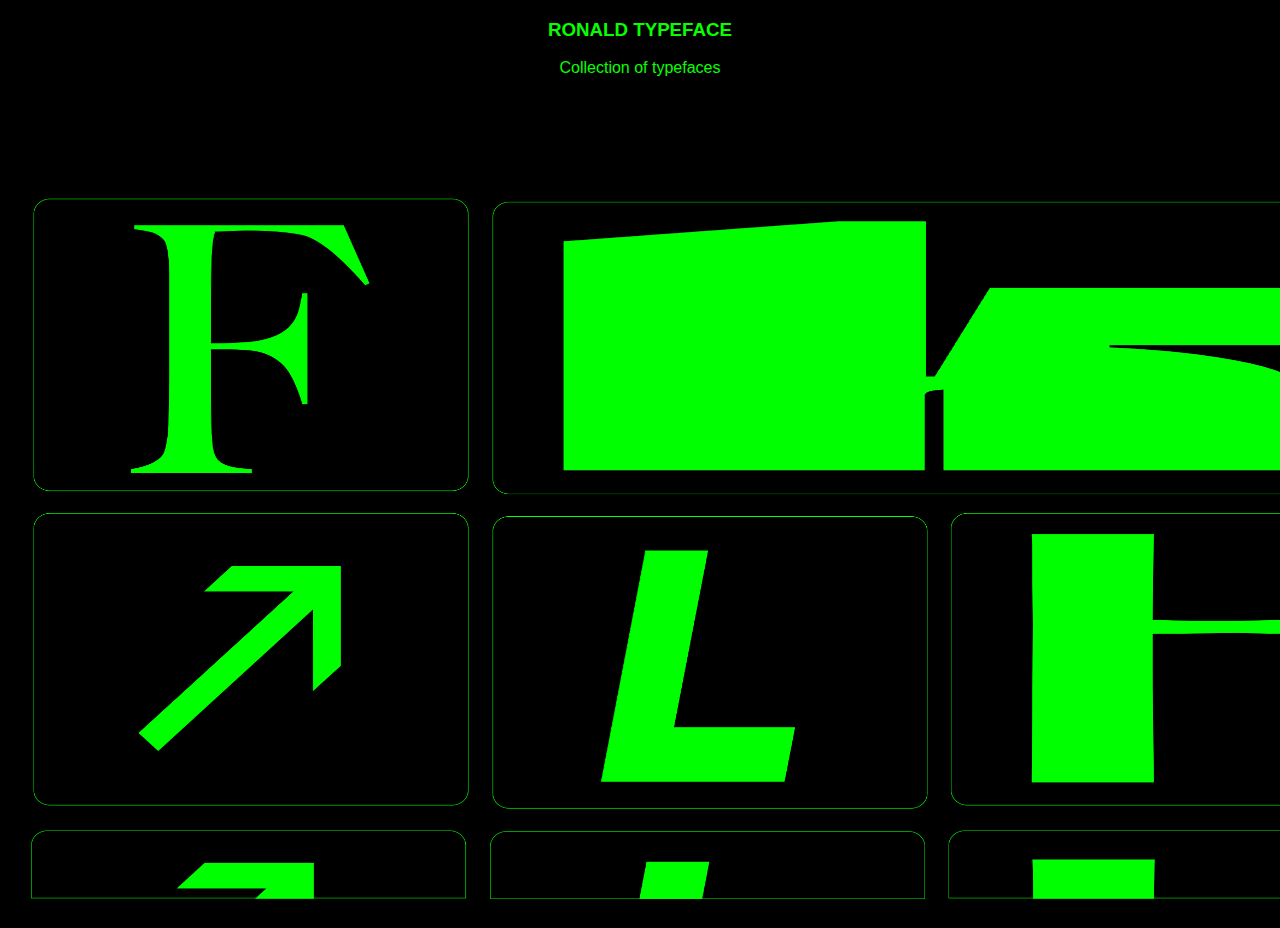
<file: index.html>
<!DOCTYPE html>
<html lang="en">
    <head>
     <meta charset="UTF-8" />
     <title>Ron's website</title>
     <link rel="stylesheet" href="style.css" />
 </head>
 <body>
    <h3>RONALD TYPEFACE</h3>
    <p style="font-size: 14px"></p>
    <p>Collection of typefaces</p>
    <h1><style type='text/css'>
        h3 {text-align: center;}
         p {text-align: center;}
          body{
         color:rgb(9, 255, 0);
         background-color: rgb(0, 0, 0)}
        </style><h1>
    <picture>
        <img src="typeface_layout.png" height="800" width="1400" alt="TYPEFACE">
      </picture>
 </body>
</html
</file>
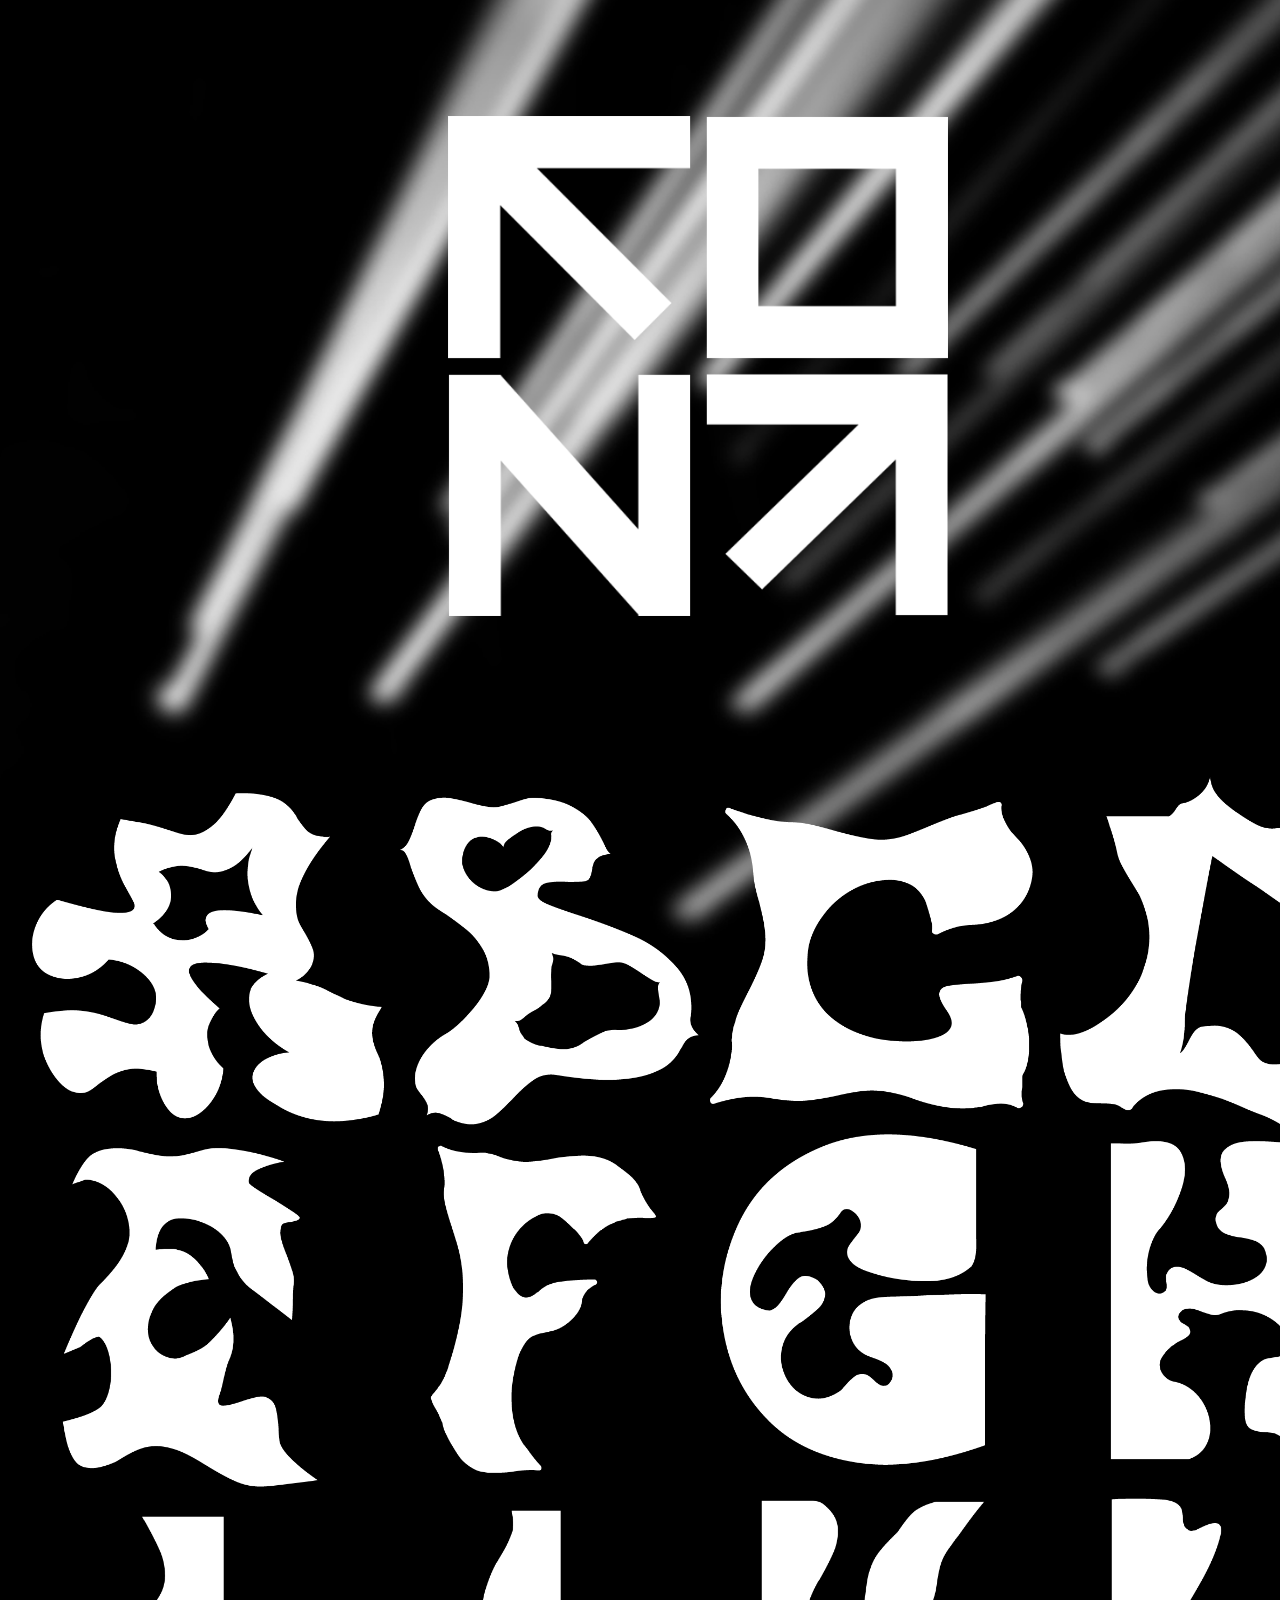
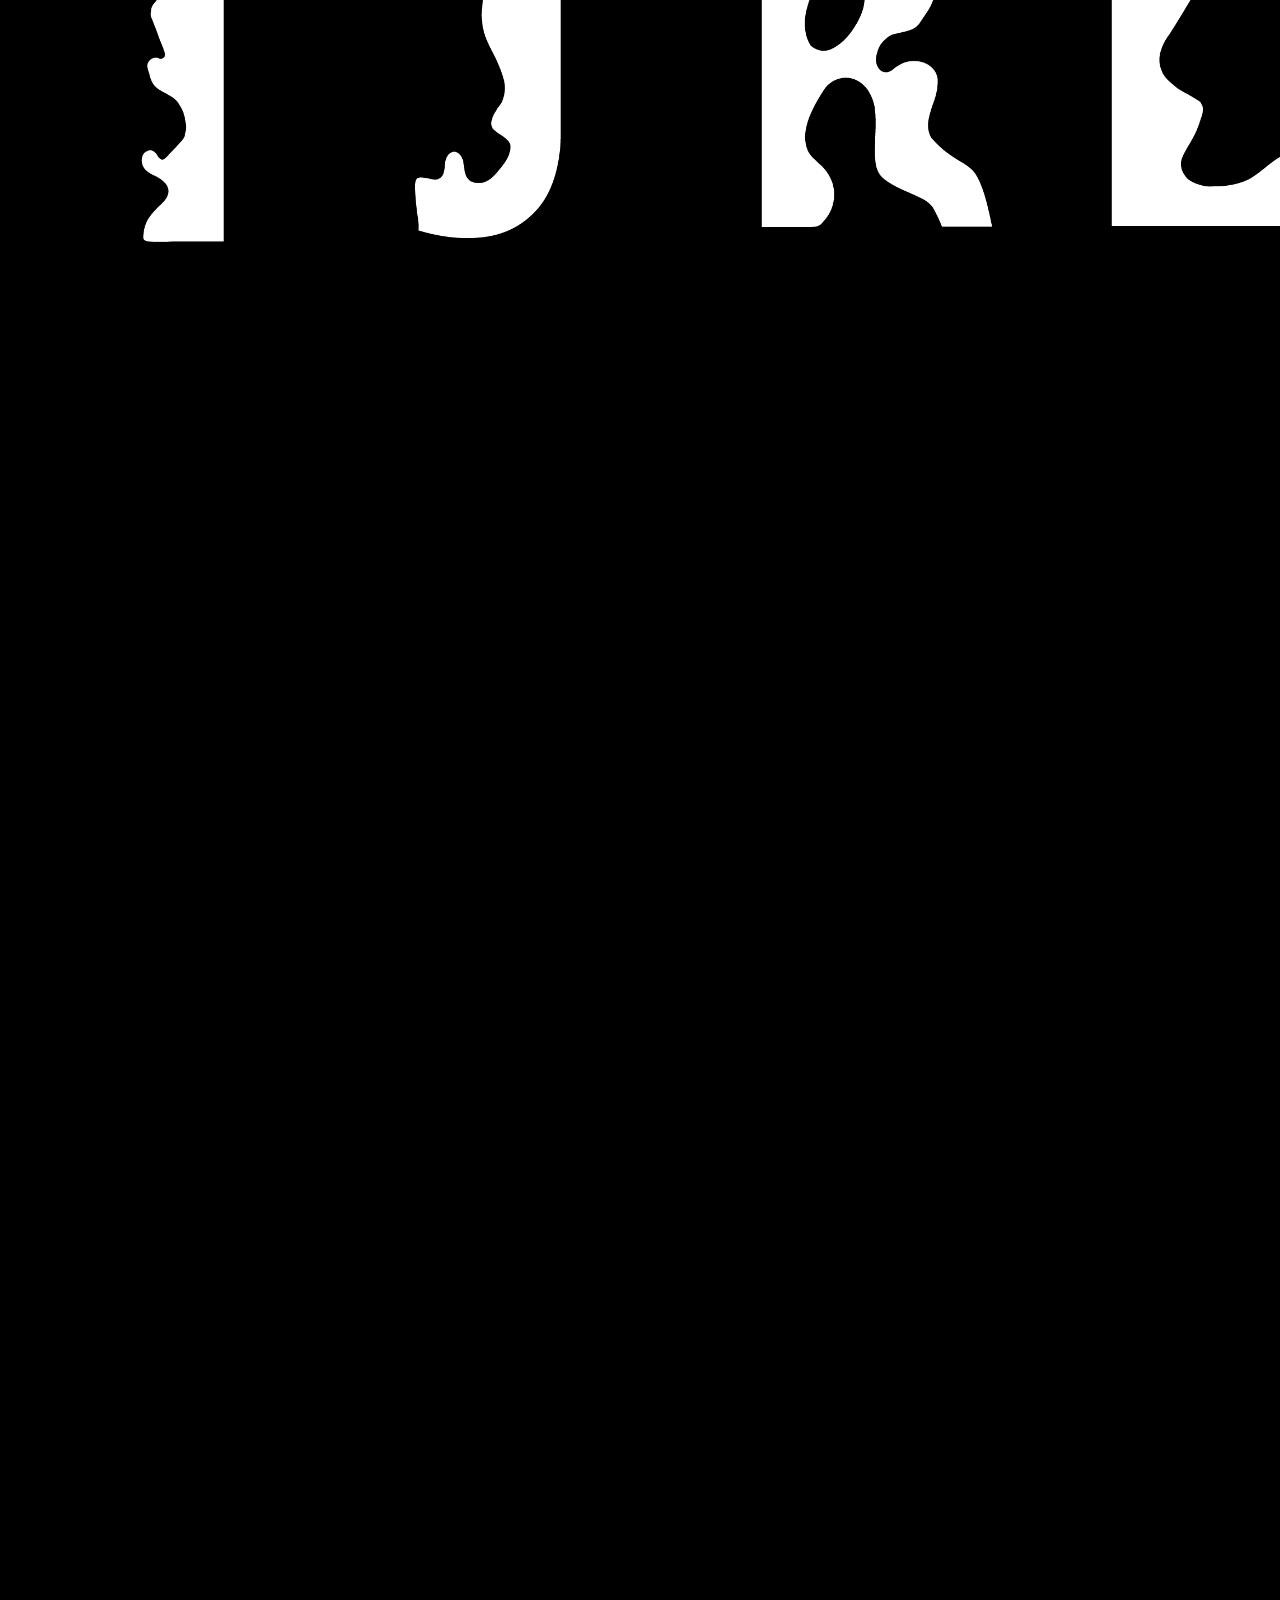
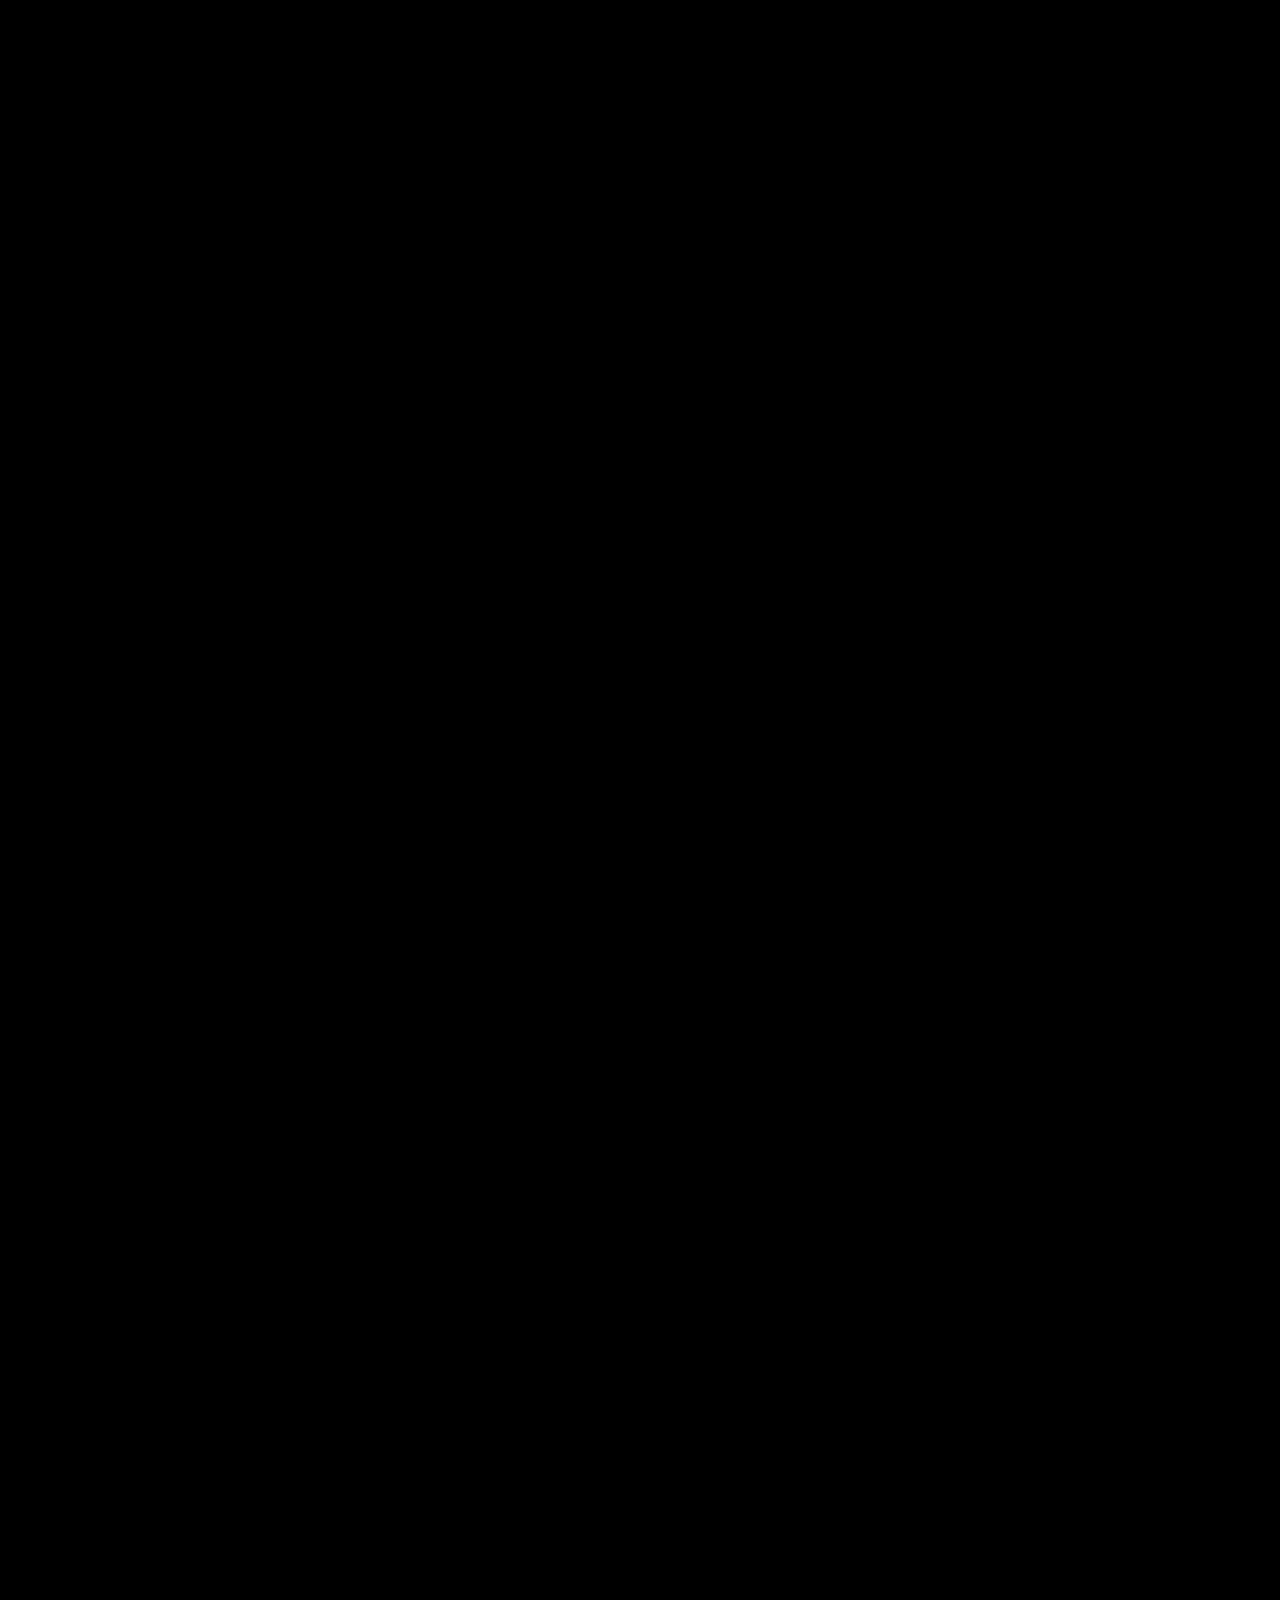
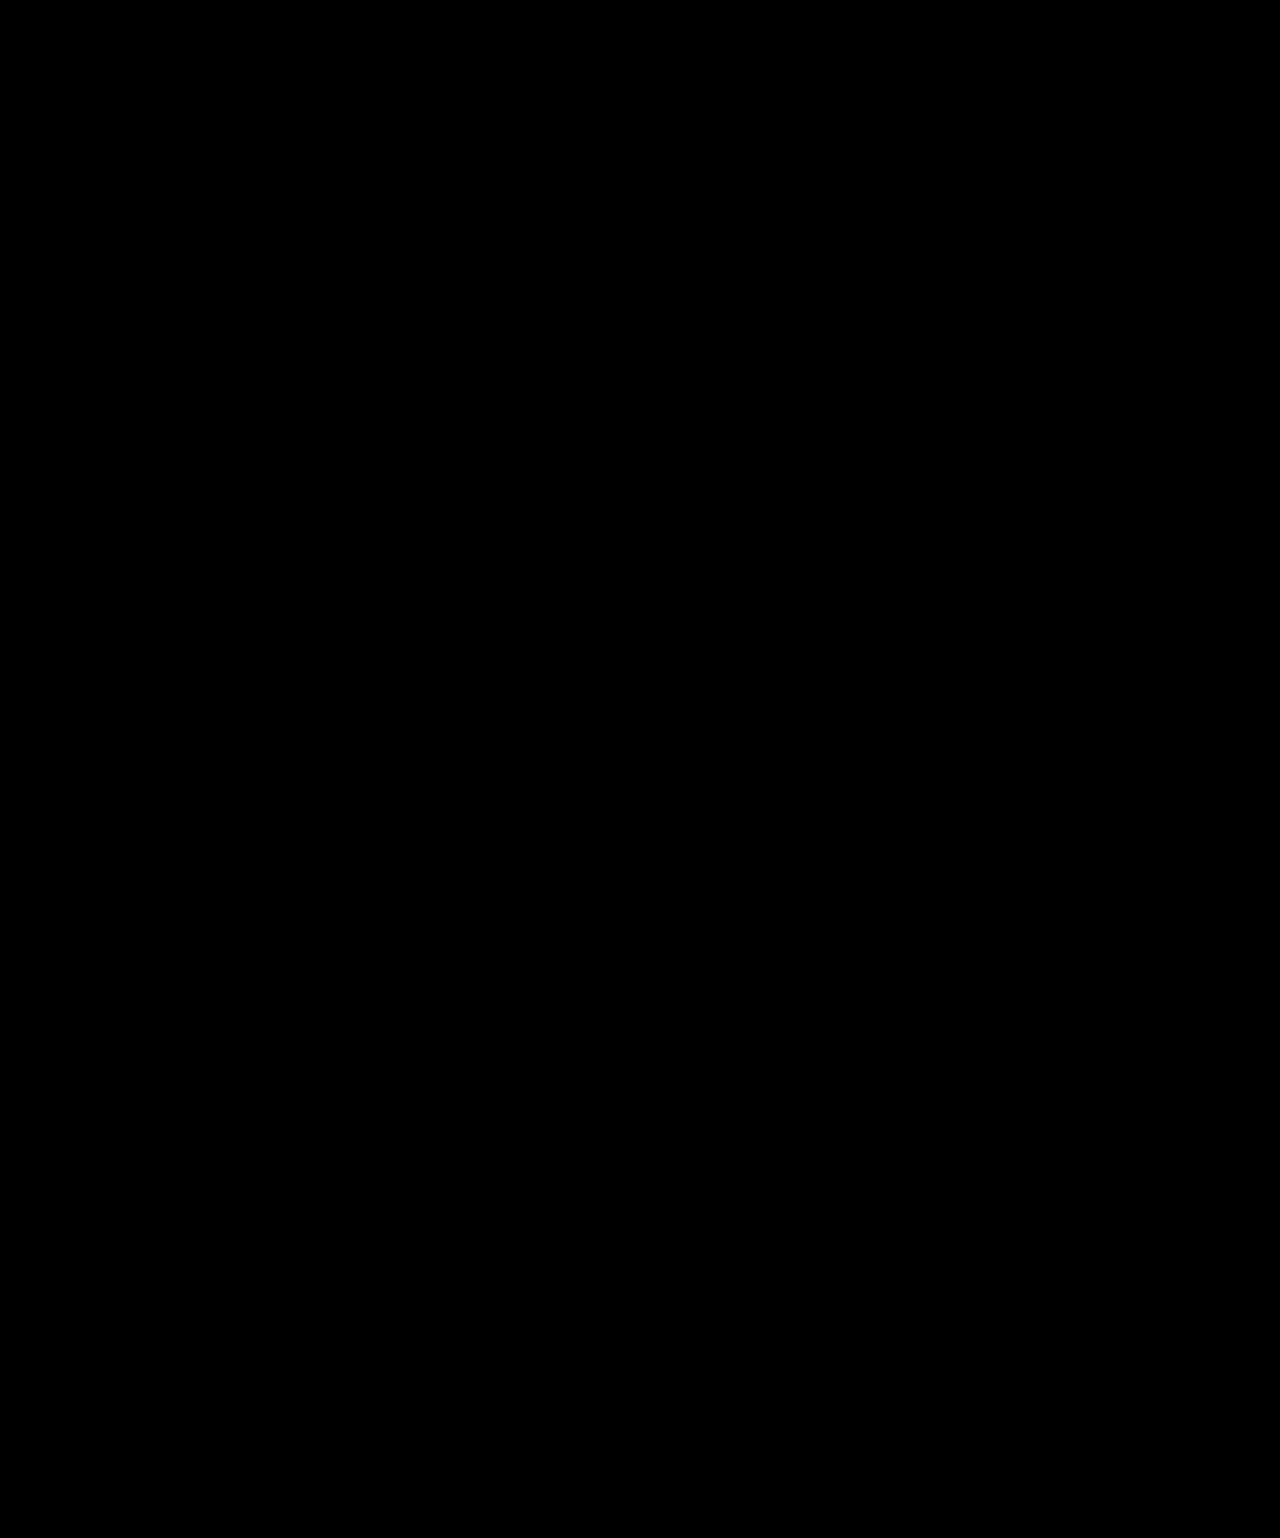
<file: First/index.html>
<!DOCTYPE html>
<html lang="en">
<head>
<meta name="viewport" content="width=device-width, initial-scale=1">
<title>Ron's website</title>
<link rel="stylesheet" href="style.css" />
<link rel="icon" type="image/x-icon" href="ronz.ico" class="reverse">
</head>
</body>
<style>
img {
    display: block;
    margin-left: auto;
    margin-right: auto;
}
</style>
<a class="hover01" href="#firstrow">
    <div>
        <figure class="center"><img src="ronz.png" alt="ronz" style="width: 500px;" ></figure>
    </div>
</a>

<div  class="row">
    <div class="column">
      <div class="content">
        <img src="a_taht.png" alt="A" style="width: 100%" id="firstrow">
      </div>
    </div>

    <div class="row">
        <div class="column">
          <div class="content2">
            <img src="b_taht.png" alt="B" style="width: 100%">
          </div>
        </div>

        <div class="row">
            <div class="column">
              <div class="content3">
                <img src="c_taht.png" alt="C" style="width: 100%">
              </div>
            </div>

            <div class="row">
                <div class="column">
                  <div class="content4">
                    <img src="d_taht.png" alt="D" style="width: 100%">
                  </div>
                </div>
                
                <div class="row">
                    <div class="column">
                      <div class="content5">
                        <img src="e_taht.png" alt="E" style="width: 85%">
                      </div>
                    </div>

                    <div class="row">
                        <div class="column">
                          <div class="content6">
                            <img src="f_taht.png" alt="F" style="width: 85%">
                          </div>
                        </div>

                        <div class="row">
                            <div class="column">
                              <div class="content7">
                                <img src="g_taht.png" alt="G" style="width: 85%">
                              </div>
                            </div>

                            <div class="row">
                                <div class="column">
                                  <div class="content8">
                                    <img src="h_taht.png" alt="H" style="width: 85%">
                                  </div>
                                </div>

                                <div class="row">
                                    <div class="column">
                                      <div class="content9">
                                        <img src="i_taht.png" alt="i" style="width: 35%">
                                      </div>
                                    </div>

                                    <div class="row">
                                        <div class="column">
                                          <div class="content10">
                                            <img src="j_taht.png" alt="j" style="width: 48%">
                                          </div>
                                        </div>
                                        
                                        <div class="row">
                                            <div class="column">
                                              <div class="content11">
                                                <img src="k_taht.png" alt="k" style="width: 70%">
                                              </div>
                                            </div>

                                            <div class="row">
                                                <div class="column">
                                                  <div class="content12">
                                                    <img src="l_taht.png" alt="l" style="width: 70%">
                                                  </div>
                                                </div>
        

 </body>
</html
</file>
<file: style.css>
h1 {text-align: center;}
         p {text-align: center;}
          body{
         color:rgb(255, 255, 255);
         background-color: rgb(0, 0, 0)}

body {
    background-color: rgb(0, 0, 0);
    font-family: sans-serif;
}

a {
    text-decoration: wavy;
    color:rgb(9, 255, 0)
}
</file>
<file: First/style.css>
body {
      background-image: url('pikktaust3.png');
      background-color: black;
      background-size: cover;
      width: 400px;
      height: 1500px;
      resize: both;
      overflow: scroll;
      background-repeat: no-repeat;
}

.reverse{
  mix-blend-mode: revert;
}

  .center{
    position: relative;
    left: 400px;
    top: 100px;
  }
  
  .hover01 figure img {
    -webkit-transform: scale(1);
    transform: scale(1);
    -webkit-transition: .3s ease-in-out;
    transition: .3s ease-in-out;
  }
  .hover01 figure:hover img {
    -webkit-transform: scale(1.3);
    transform: scale(1.3);
  }

.content{
  position: relative;
  left: 2px;
  top: 200px;
}

.content2{
  position: relative;
  left: 370px;
  top: -270px;
}

.content3{
  position: relative;
  left: 680px;
  top: -750px;
}

.content4{
  position: relative;
  left: 1030px;
  top: -1230px;
}

.content5{
  position: relative;
  left: 2px;
  top: -1350px;
}

.content6{
  position: relative;
  left: 370px;
  top: -1830px;
}

.content7{
  position: relative;
  left: 660px;
  top: -2320px;
}

.content8{
  position: relative;
  left: 1050px;
  top: -2800px;
}

.content9{
  position: relative;
  left: -20px;
  top: -2910px;
}

.content10{
  position: relative;
  left: 280px;
  top: -3410px;
}

.content11{
  position: relative;
  left: 670px;
  top: -3910px;
}

.content12{
  position: relative;
  left: 1020px;
  top: -4410px;
}

@media (max-width: 400px) {

  .column > div{
    position: static;
  }

}
</file>
